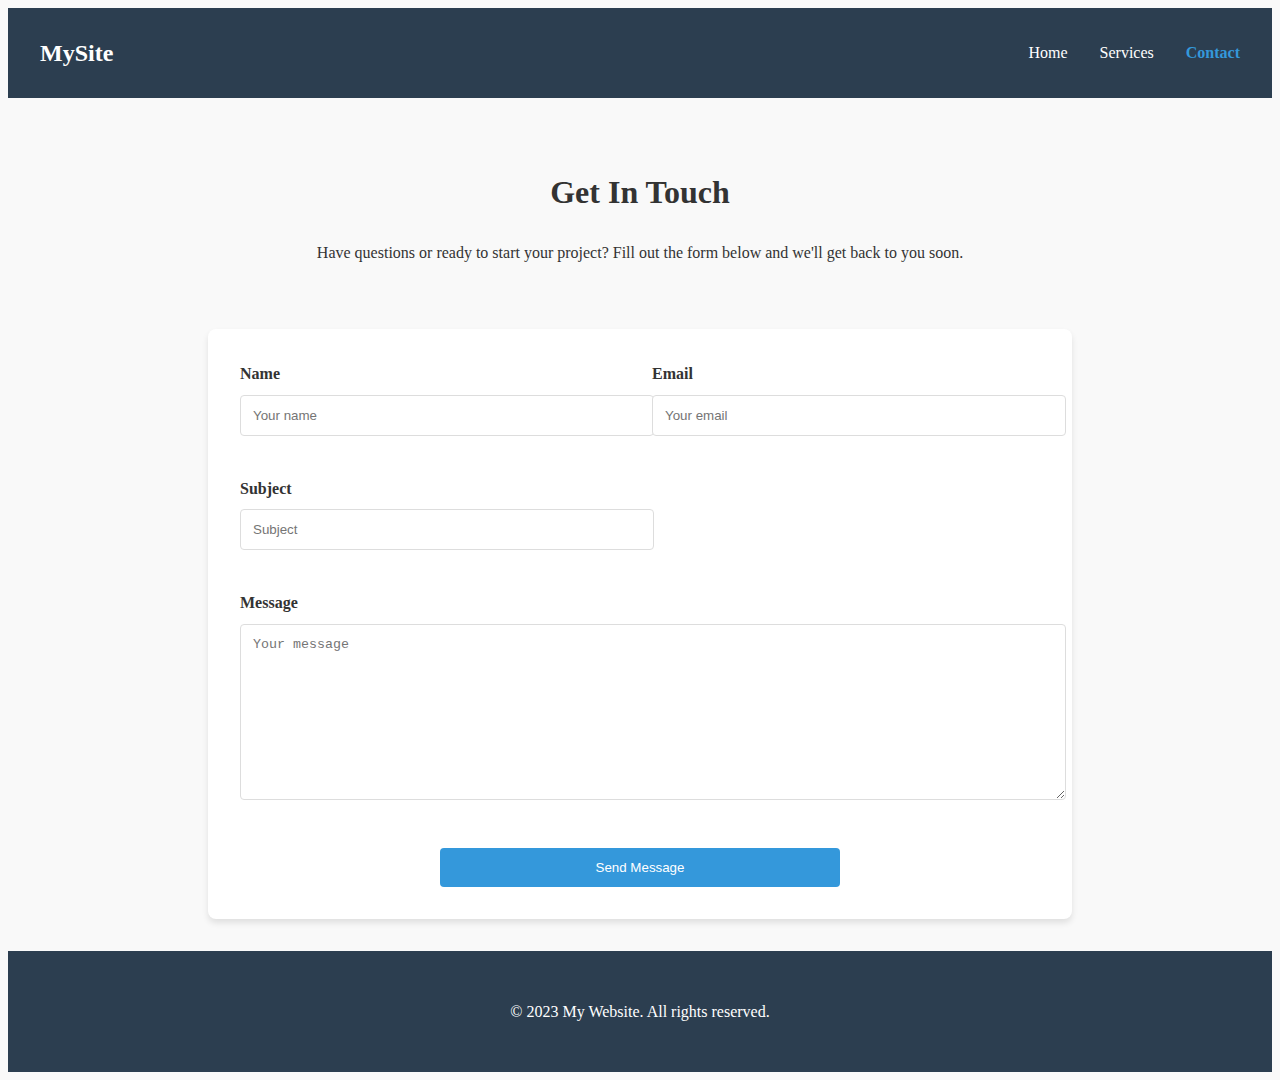
<file: contact.html>
<!DOCTYPE html>
<html lang="en">
<head>
    <meta charset="UTF-8">
    <meta name="viewport" content="width=device-width, initial-scale=1.0">
    <title>Contact - My Website</title>
    <link rel="stylesheet" href="style.css">
</head>
<body>
    <header>
        <nav class="navbar">
            <div class="logo">MySite</div>
            <ul class="nav-links">
                <li><a href="index.html">Home</a></li>
                <li><a href="services.html">Services</a></li>
                <li><a href="contact.html" class="active">Contact</a></li>
            </ul>
        </nav>
    </header>

    <main>
        <section class="contact-intro">
            <h1>Get In Touch</h1>
            <p>Have questions or ready to start your project? Fill out the form below and we'll get back to you soon.</p>
        </section>

        <form class="contact-form" id="contactForm">
            <div class="form-group">
                <label for="name">Name</label>
                <input type="text" id="name" name="name" required placeholder="Your name">
            </div>

            <div class="form-group">
                <label for="email">Email</label>
                <input type="email" id="email" name="email" required placeholder="Your email">
            </div>

            <div class="form-group">
                <label for="subject">Subject</label>
                <input type="text" id="subject" name="subject" required placeholder="Subject">
            </div>

            <div class="form-group full-width">
                <label for="message">Message</label>
                <textarea id="message" name="message" required placeholder="Your message"></textarea>
            </div>

            <button type="submit" class="btn submit-btn">Send Message</button>
        </form>
    </main>

    <footer>
        <p>&copy; 2023 My Website. All rights reserved.</p>
    </footer>
</body>
</html>
</file>
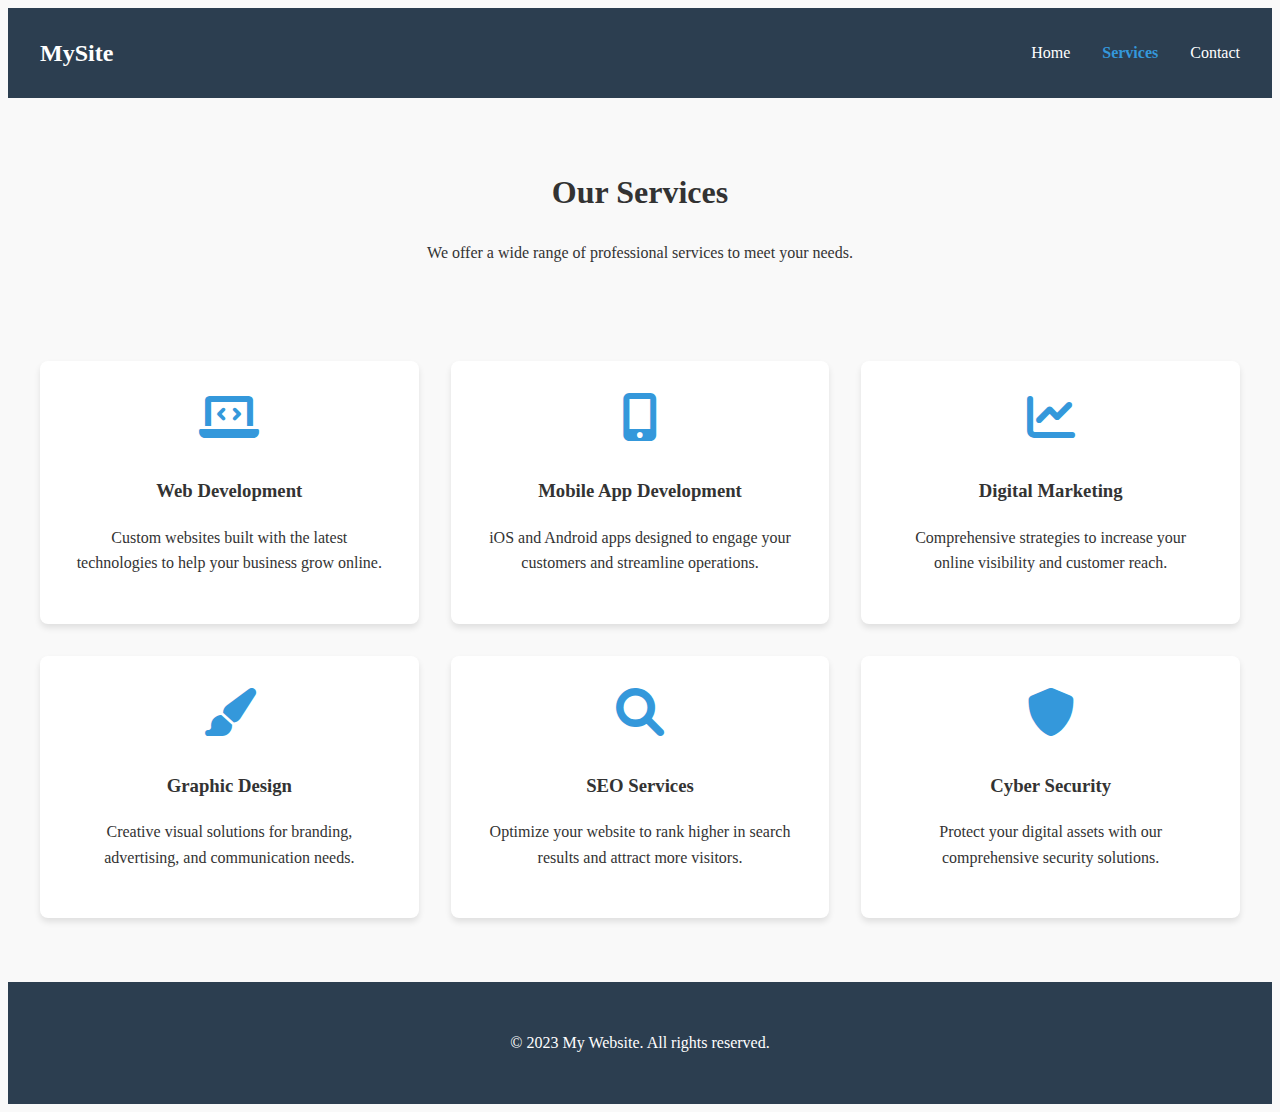
<file: services.html>
<!DOCTYPE html>
<html lang="en">
<head>
    <meta charset="UTF-8">
    <meta name="viewport" content="width=device-width, initial-scale=1.0">
    <title>Services - My Website</title>
    <link rel="stylesheet" href="style.css">
    <link rel="stylesheet" href="https://cdnjs.cloudflare.com/ajax/libs/font-awesome/6.0.0-beta3/css/all.min.css">
</head>
<body>
    <header>
        <nav class="navbar">
            <div class="logo">MySite</div>
            <ul class="nav-links">
                <li><a href="index.html">Home</a></li>
                <li><a href="services.html" class="active">Services</a></li>
                <li><a href="contact.html">Contact</a></li>
            </ul>
        </nav>
    </header>

    <main>
        <section class="services-intro">
            <h1>Our Services</h1>
            <p>We offer a wide range of professional services to meet your needs.</p>
        </section>

        <div class="services-grid">
            <div class="service-card">
                <i class="fas fa-laptop-code service-icon"></i>
                <h3>Web Development</h3>
                <p>Custom websites built with the latest technologies to help your business grow online.</p>
            </div>

            <div class="service-card">
                <i class="fas fa-mobile-alt service-icon"></i>
                <h3>Mobile App Development</h3>
                <p>iOS and Android apps designed to engage your customers and streamline operations.</p>
            </div>

            <div class="service-card">
                <i class="fas fa-chart-line service-icon"></i>
                <h3>Digital Marketing</h3>
                <p>Comprehensive strategies to increase your online visibility and customer reach.</p>
            </div>

            <div class="service-card">
                <i class="fas fa-paint-brush service-icon"></i>
                <h3>Graphic Design</h3>
                <p>Creative visual solutions for branding, advertising, and communication needs.</p>
            </div>

            <div class="service-card">
                <i class="fas fa-search service-icon"></i>
                <h3>SEO Services</h3>
                <p>Optimize your website to rank higher in search results and attract more visitors.</p>
            </div>

            <div class="service-card">
                <i class="fas fa-shield-alt service-icon"></i>
                <h3>Cyber Security</h3>
                <p>Protect your digital assets with our comprehensive security solutions.</p>
            </div>
        </div>
    </main>

    <footer>
        <p>&copy; 2023 My Website. All rights reserved.</p>
    </footer>
</body>
</html>
</file>
<file: style.css>
* Base Styles */
* {
    margin: 0;
    padding: 0;
    box-sizing: border-box;
    font-family: 'Arial', sans-serif;
}

body {
    line-height: 1.6;
    color: #333;
    background-color: #f9f9f9;
}

/* Navigation Bar - Flexbox */
.navbar {
    display: flex;
    justify-content: space-between;
    align-items: center;
    padding: 1rem 2rem;
    background-color: #2c3e50;
    color: white;
}

.logo {
    font-size: 1.5rem;
    font-weight: bold;
}

.nav-links {
    display: flex;
    list-style: none;
}

.nav-links li {
    margin-left: 2rem;
}

.nav-links a {
    color: white;
    text-decoration: none;
    transition: color 0.3s ease;
}

.nav-links a:hover {
    color: #3498db;
}

.nav-links a.active {
    color: #3498db;
    font-weight: bold;
}

/* Hero Section */
.hero {
    text-align: center;
    padding: 4rem 2rem;
    background: linear-gradient(rgba(0, 0, 0, 0.6), rgba(0, 0, 0, 0.6)), url('https://via.placeholder.com/1920x600') center/cover no-repeat;
    color: white;
}

.hero h1 {
    font-size: 2.5rem;
    margin-bottom: 1rem;
    animation: fadeIn 1.5s ease-in-out;
}

.hero p {
    font-size: 1.2rem;
    margin-bottom: 2rem;
    animation: fadeIn 2s ease-in-out;
}

/* Flexbox Layout for Home Page */
.flex-container {
    display: flex;
    padding: 2rem;
    gap: 2rem;
    max-width: 1200px;
    margin: 0 auto;
}

.intro {
    flex: 2;
}

.sidebar {
    flex: 1;
    background: #ecf0f1;
    padding: 1.5rem;
    border-radius: 5px;
}

.news-item {
    margin-bottom: 1.5rem;
    padding-bottom: 1.5rem;
    border-bottom: 1px solid #bdc3c7;
}

.news-item:last-child {
    margin-bottom: 0;
    padding-bottom: 0;
    border-bottom: none;
}

/* Grid Layout for Services Page */
.services-intro {
    text-align: center;
    padding: 3rem 2rem;
}

.services-grid {
    display: grid;
    grid-template-columns: repeat(auto-fit, minmax(300px, 1fr));
    gap: 2rem;
    padding: 2rem;
    max-width: 1200px;
    margin: 0 auto;
}

.service-card {
    background: white;
    padding: 2rem;
    border-radius: 8px;
    box-shadow: 0 4px 6px rgba(0, 0, 0, 0.1);
    transition: transform 0.3s ease, box-shadow 0.3s ease;
    text-align: center;
}

.service-card:hover {
    transform: translateY(-5px);
    box-shadow: 0 10px 20px rgba(0, 0, 0, 0.1);
}

.service-icon {
    font-size: 3rem;
    color: #3498db;
    margin-bottom: 1rem;
}

/* Contact Form */
.contact-intro {
    text-align: center;
    padding: 3rem 2rem;
}

.contact-form {
    max-width: 800px;
    margin: 0 auto;
    padding: 2rem;
    background: white;
    border-radius: 8px;
    box-shadow: 0 4px 6px rgba(0, 0, 0, 0.1);
    display: grid;
    grid-template-columns: 1fr 1fr;
    gap: 1.5rem;
}

.form-group {
    margin-bottom: 1rem;
}

.form-group.full-width {
    grid-column: span 2;
}

label {
    display: block;
    margin-bottom: 0.5rem;
    font-weight: bold;
}

input, textarea {
    width: 100%;
    padding: 0.75rem;
    border: 1px solid #ddd;
    border-radius: 4px;
    transition: border-color 0.3s ease, box-shadow 0.3s ease;
}

input:focus, textarea:focus {
    border-color: #3498db;
    box-shadow: 0 0 0 3px rgba(52, 152, 219, 0.2);
    outline: none;
}

textarea {
    min-height: 150px;
    resize: vertical;
}

/* Buttons */
.btn {
    display: inline-block;
    padding: 0.75rem 1.5rem;
    background: #3498db;
    color: white;
    text-decoration: none;
    border-radius: 4px;
    transition: background 0.3s ease, transform 0.2s ease;
    border: none;
    cursor: pointer;
}

.btn:hover {
    background: #2980b9;
    transform: translateY(-2px);
}

.submit-btn {
    grid-column: span 2;
    justify-self: center;
    width: 50%;
}

/* Responsive Images */
.responsive-img {
    max-width: 100%;
    height: auto;
    display: block;
    margin: 1rem 0;
    border-radius: 5px;
}

/* Footer */
footer {
    text-align: center;
    padding: 2rem;
    background: #2c3e50;
    color: white;
    margin-top: 2rem;
}

/* Animations */
@keyframes fadeIn {
    from { opacity: 0; }
    to { opacity: 1; }
}

/* Media Queries */
@media (max-width: 1024px) {
    .flex-container {
        flex-direction: column;
    }
    
    .services-grid {
        grid-template-columns: repeat(2, 1fr);
    }
    
    .contact-form {
        grid-template-columns: 1fr;
    }
    
    .form-group.full-width {
        grid-column: span 1;
    }
    
    .submit-btn {
        grid-column: span 1;
        width: 100%;
    }
}

@media (max-width: 768px) {
    .navbar {
        flex-direction: column;
        padding: 1rem;
    }
    
    .nav-links {
        margin-top: 1rem;
    }
    
    .nav-links li {
        margin-left: 1rem;
    }
    
    .hero h1 {
        font-size: 2rem;
    }
    
    .services-grid {
        grid-template-columns: 1fr;
    }
}

@media (max-width: 480px) {
    .nav-links {
        flex-direction: column;
        align-items: center;
    }
    
    .nav-links li {
        margin: 0.5rem 0;
    }
    
    .hero {
        padding: 2rem 1rem;
    }
    
    .hero h1 {
        font-size: 1.8rem;
    }
    
    .flex-container, .services-grid, .contact-form {
        padding: 1rem;
    }
}
</file>
